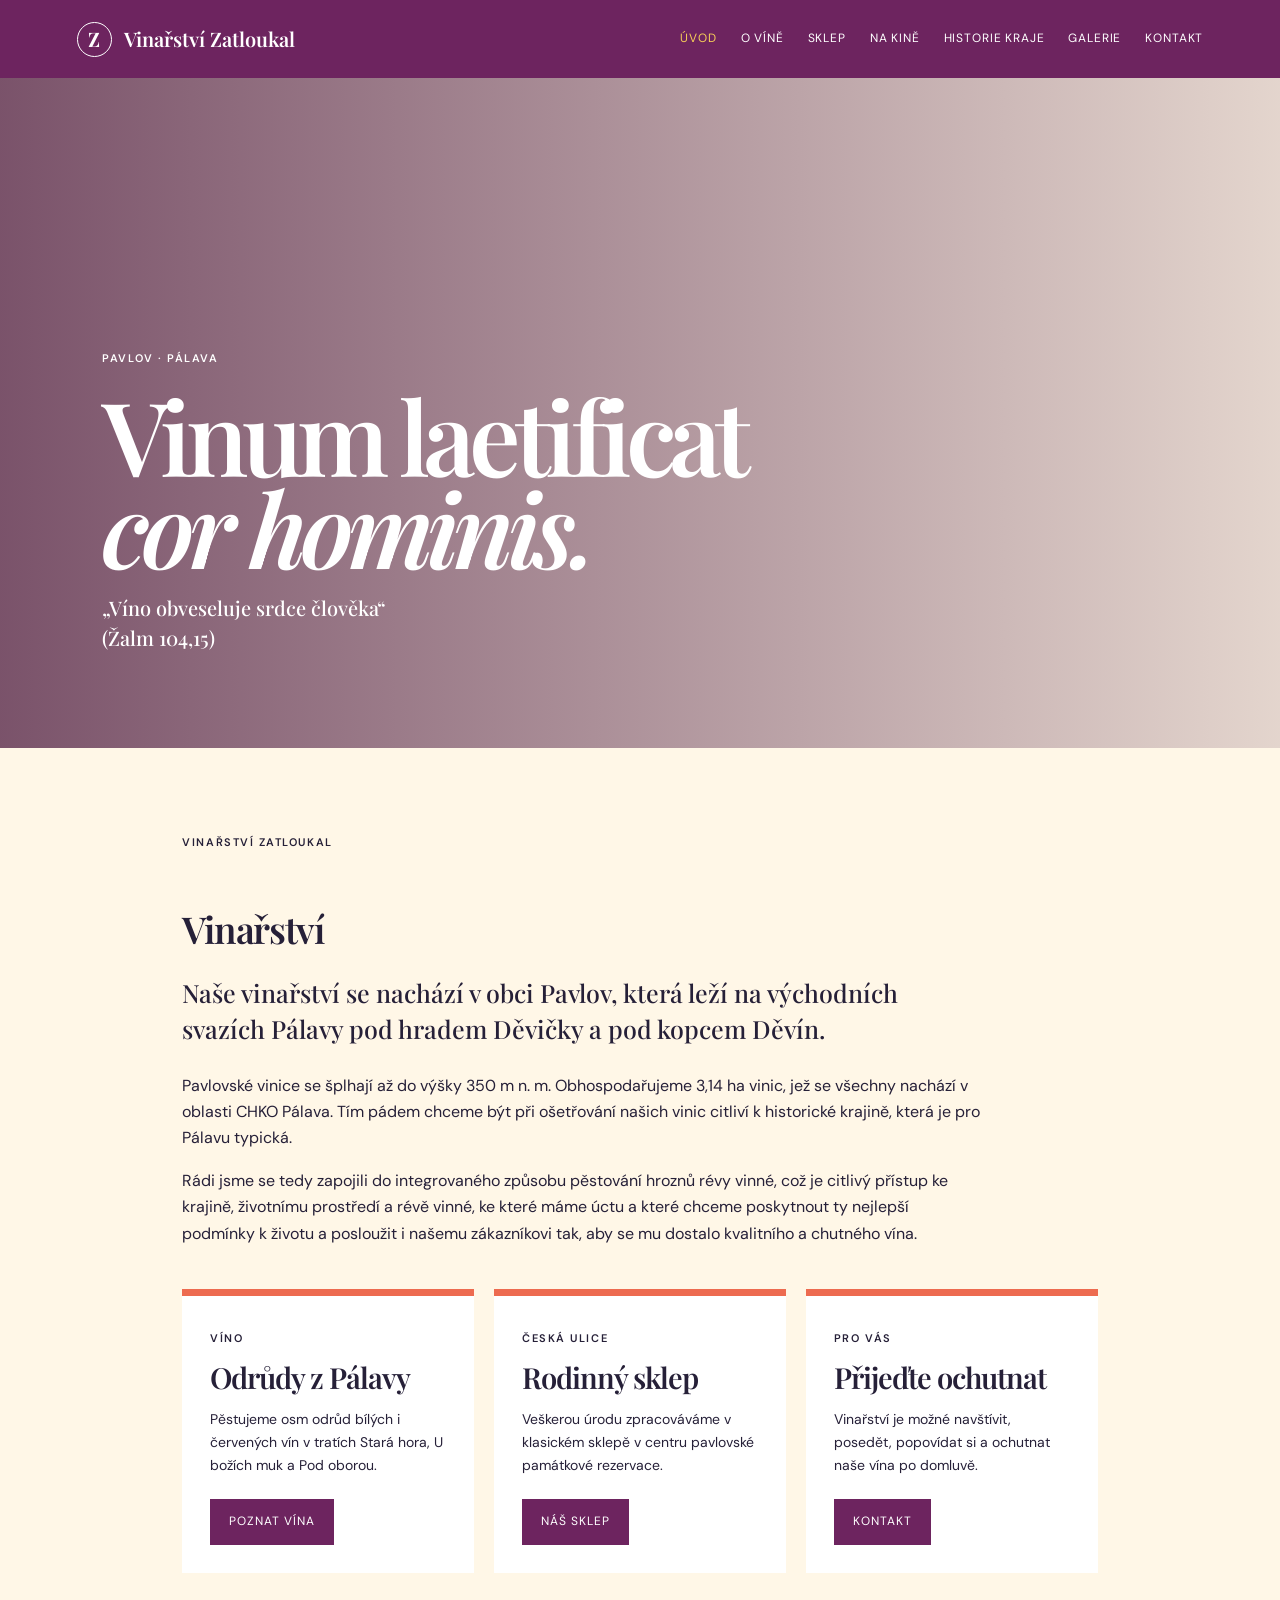
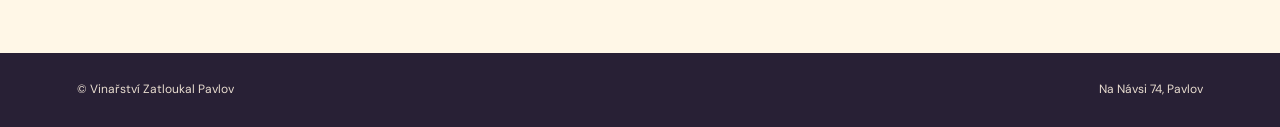
<file: index.html>
<!doctype html><html lang="cs"><head><meta charset="utf-8"><meta name="viewport" content="width=device-width,initial-scale=1"><title>Vinařství Zatloukal | Pavlov</title><link rel="stylesheet" href="styles.css"></head><body><nav class="nav"><a class="logo" href="index.html"><b>Z</b>Vinařství Zatloukal</a><div class="links"><a class="active" href="index.html">Úvod</a><a href="vino.html">O víně</a><a href="sklep.html">Sklep</a><a href="dvur.html">Na kině</a><a href="historie.html">Historie kraje</a><a href="galerie.html">Galerie</a><a href="kontakt.html">Kontakt</a></div></nav><main><section class="hero"><div><span class="kicker">Pavlov · Pálava</span><h1>Vinum laetificat<br><i>cor hominis.</i></h1><p>„Víno obveseluje srdce člověka“<br>(Žalm 104,15)</p></div></section><section class="wrap copy"><span class="kicker">Vinařství Zatloukal</span><h2>Vinařství</h2><p class="lead">Naše vinařství se nachází v obci Pavlov, která leží na východních svazích Pálavy pod hradem Děvičky a pod kopcem Děvín.</p><p>Pavlovské vinice se šplhají až do výšky 350 m n. m. Obhospodařujeme 3,14 ha vinic, jež se všechny nachází v oblasti CHKO Pálava. Tím pádem chceme být při ošetřování našich vinic citliví k historické krajině, která je pro Pálavu typická.</p><p>Rádi jsme se tedy zapojili do integrovaného způsobu pěstování hroznů révy vinné, což je citlivý přístup ke krajině, životnímu prostředí a révě vinné, ke které máme úctu a které chceme poskytnout ty nejlepší podmínky k životu a posloužit i našemu zákazníkovi tak, aby se mu dostalo kvalitního a chutného vína.</p><div class="cards"><article class="card"><span class="kicker">Víno</span><h2>Odrůdy z Pálavy</h2><p>Pěstujeme osm odrůd bílých i červených vín v tratích Stará hora, U božích muk a Pod oborou.</p><a class="button" href="vino.html">Poznat vína</a></article><article class="card"><span class="kicker">Česká ulice</span><h2>Rodinný sklep</h2><p>Veškerou úrodu zpracováváme v klasickém sklepě v centru pavlovské památkové rezervace.</p><a class="button" href="sklep.html">Náš sklep</a></article><article class="card"><span class="kicker">Pro vás</span><h2>Přijeďte ochutnat</h2><p>Vinařství je možné navštívit, posedět, popovídat si a ochutnat naše vína po domluvě.</p><a class="button" href="kontakt.html">Kontakt</a></article></div></section></main><footer><span>© Vinařství Zatloukal Pavlov</span><span>Na Návsi 74, Pavlov</span></footer></body></html>
</file>
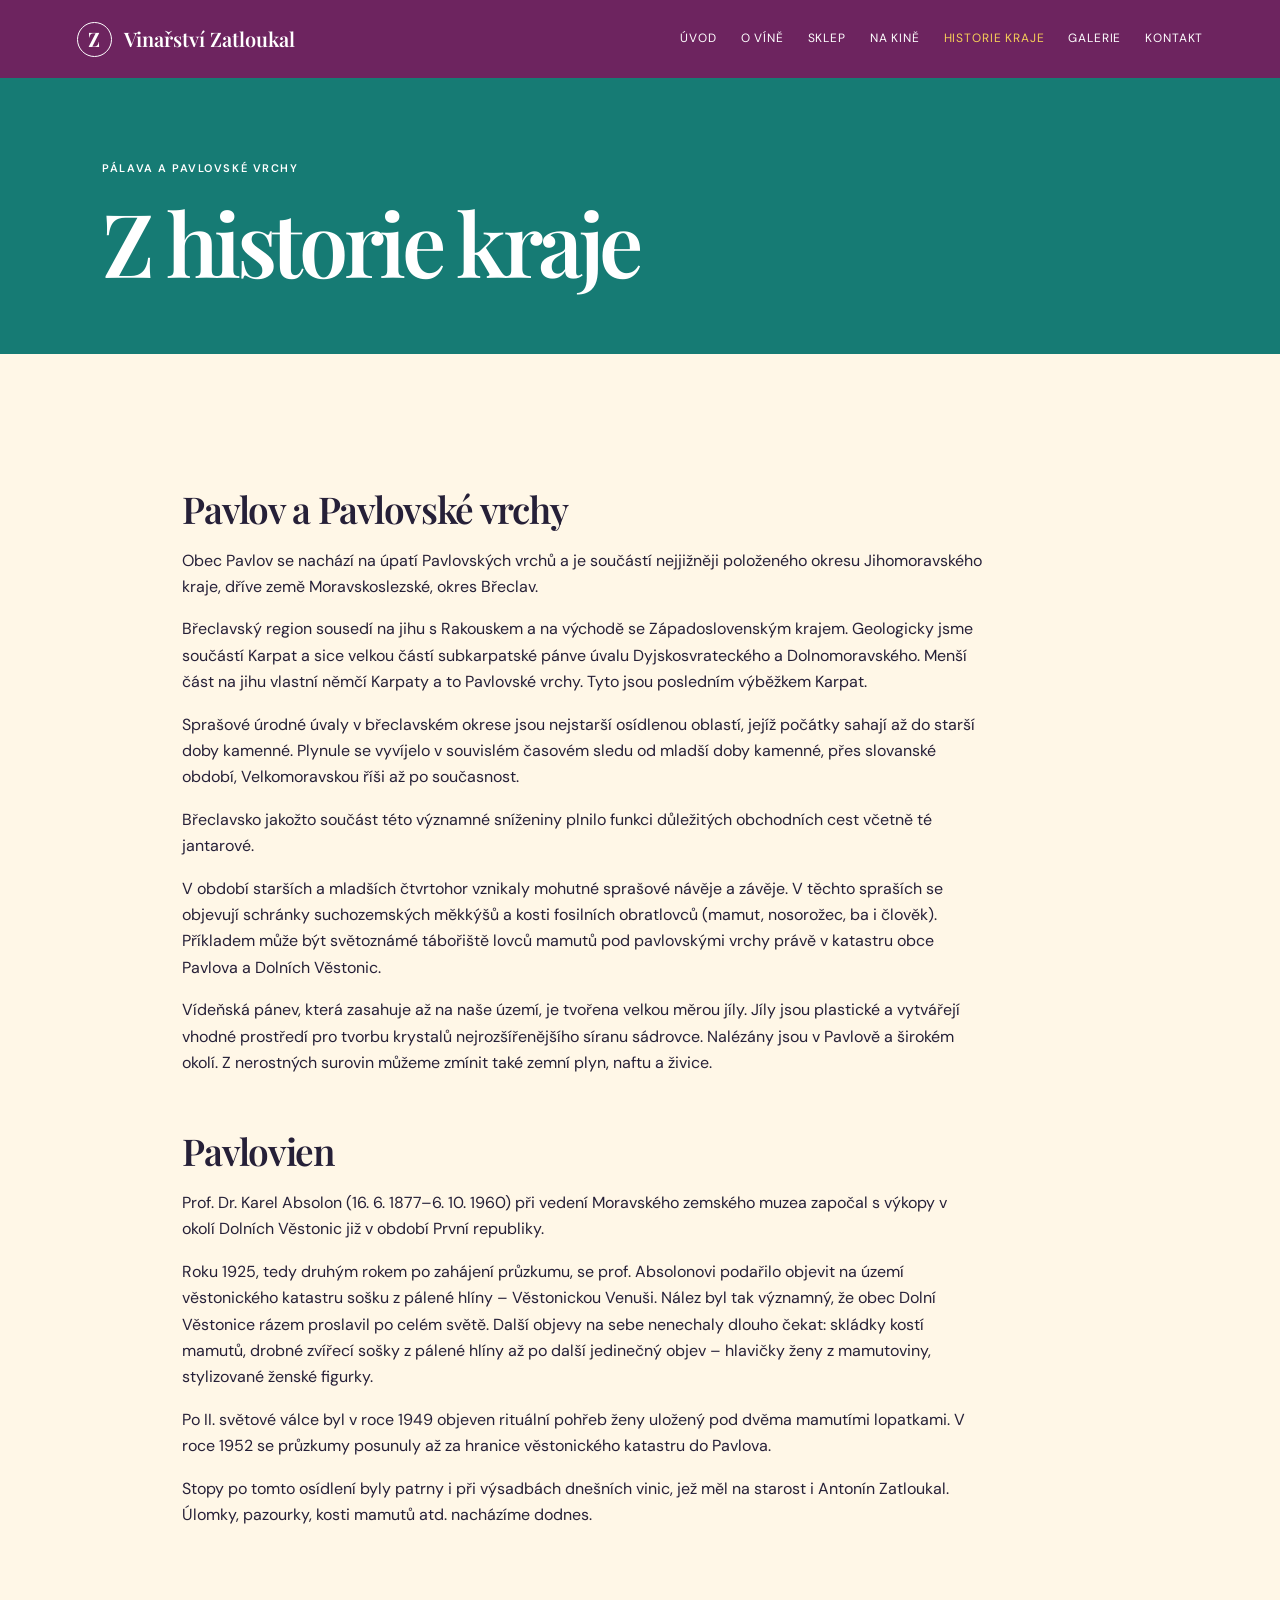
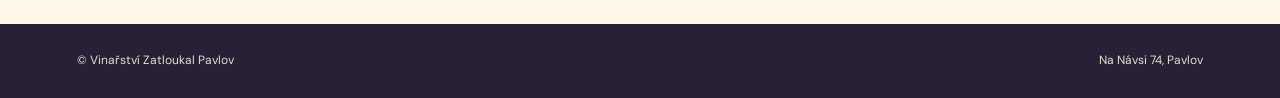
<file: historie.html>
<!doctype html><html lang="cs"><head><meta charset="utf-8"><meta name="viewport" content="width=device-width,initial-scale=1"><title>Historie kraje | Vinařství Zatloukal</title><link rel="stylesheet" href="styles.css"></head><body><nav class="nav"><a class="logo" href="index.html"><b>Z</b>Vinařství Zatloukal</a><div class="links"><a href="index.html">Úvod</a><a href="vino.html">O víně</a><a href="sklep.html">Sklep</a><a href="dvur.html">Na kině</a><a class="active" href="historie.html">Historie kraje</a><a href="galerie.html">Galerie</a><a href="kontakt.html">Kontakt</a></div></nav><main><header class="page-head teal"><span class="kicker">Pálava a Pavlovské vrchy</span><h1>Z historie kraje</h1></header><section class="wrap copy"><h2>Pavlov a Pavlovské vrchy</h2><p>Obec Pavlov se nachází na úpatí Pavlovských vrchů a je součástí nejjižněji položeného okresu Jihomoravského kraje, dříve země Moravskoslezské, okres Břeclav.</p><p>Břeclavský region sousedí na jihu s Rakouskem a na východě se Západoslovenským krajem. Geologicky jsme součástí Karpat a sice velkou částí subkarpatské pánve úvalu Dyjskosvrateckého a Dolnomoravského. Menší část na jihu vlastní němčí Karpaty a to Pavlovské vrchy. Tyto jsou posledním výběžkem Karpat.</p><p>Sprašové úrodné úvaly v břeclavském okrese jsou nejstarší osídlenou oblastí, jejíž počátky sahají až do starší doby kamenné. Plynule se vyvíjelo v souvislém časovém sledu od mladší doby kamenné, přes slovanské období, Velkomoravskou říši až po současnost.</p><p>Břeclavsko jakožto součást této významné sníženiny plnilo funkci důležitých obchodních cest včetně té jantarové.</p><p>V období starších a mladších čtvrtohor vznikaly mohutné sprašové návěje a závěje. V těchto spraších se objevují schránky suchozemských měkkýšů a kosti fosilních obratlovců (mamut, nosorožec, ba i člověk). Příkladem může být světoznámé tábořiště lovců mamutů pod pavlovskými vrchy právě v katastru obce Pavlova a Dolních Věstonic.</p><p>Vídeňská pánev, která zasahuje až na naše území, je tvořena velkou měrou jíly. Jíly jsou plastické a vytvářejí vhodné prostředí pro tvorbu krystalů nejrozšířenějšího síranu sádrovce. Nalézány jsou v Pavlově a širokém okolí. Z nerostných surovin můžeme zmínit také zemní plyn, naftu a živice.</p><h2>Pavlovien</h2><p>Prof. Dr. Karel Absolon (16. 6. 1877–6. 10. 1960) při vedení Moravského zemského muzea započal s výkopy v okolí Dolních Věstonic již v období První republiky.</p><p>Roku 1925, tedy druhým rokem po zahájení průzkumu, se prof. Absolonovi podařilo objevit na území věstonického katastru sošku z pálené hlíny – Věstonickou Venuši. Nález byl tak významný, že obec Dolní Věstonice rázem proslavil po celém světě. Další objevy na sebe nenechaly dlouho čekat: skládky kostí mamutů, drobné zvířecí sošky z pálené hlíny až po další jedinečný objev – hlavičky ženy z mamutoviny, stylizované ženské figurky.</p><p>Po II. světové válce byl v roce 1949 objeven rituální pohřeb ženy uložený pod dvěma mamutími lopatkami. V roce 1952 se průzkumy posunuly až za hranice věstonického katastru do Pavlova.</p><p>Stopy po tomto osídlení byly patrny i při výsadbách dnešních vinic, jež měl na starost i Antonín Zatloukal. Úlomky, pazourky, kosti mamutů atd. nacházíme dodnes.</p></section></main><footer><span>© Vinařství Zatloukal Pavlov</span><span>Na Návsi 74, Pavlov</span></footer></body></html>
</file>
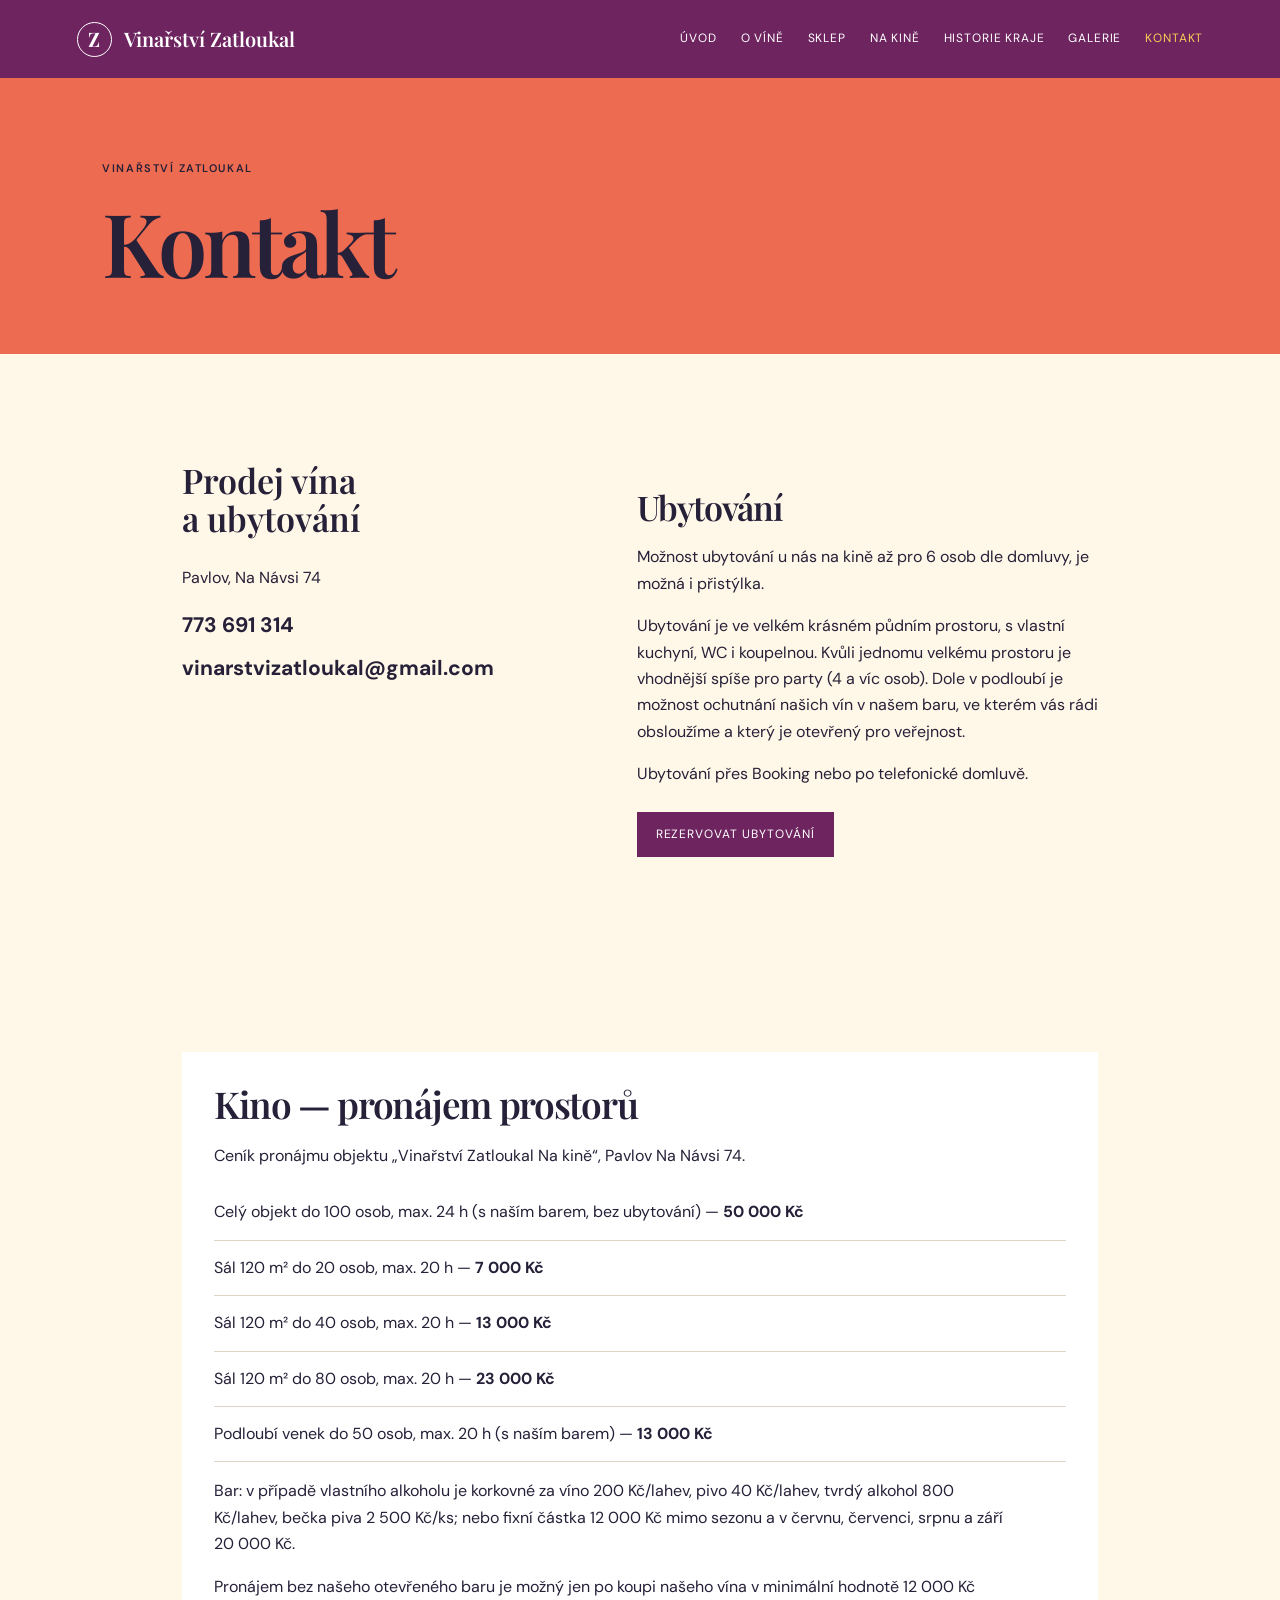
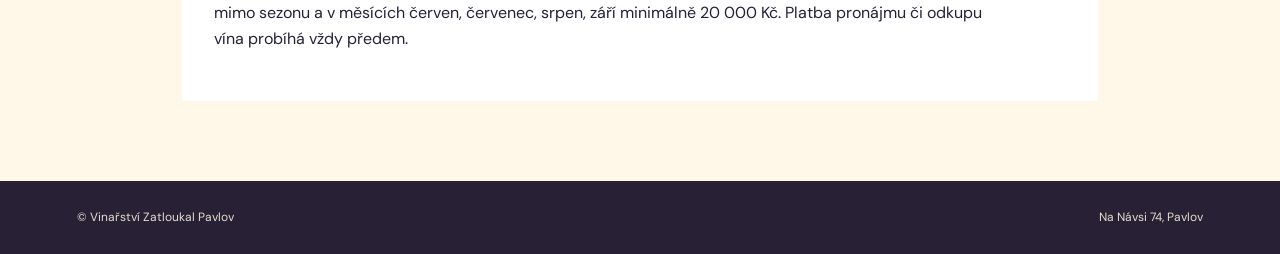
<file: kontakt.html>
<!doctype html><html lang="cs"><head><meta charset="utf-8"><meta name="viewport" content="width=device-width,initial-scale=1"><title>Kontakt | Vinařství Zatloukal</title><link rel="stylesheet" href="styles.css"></head><body><nav class="nav"><a class="logo" href="index.html"><b>Z</b>Vinařství Zatloukal</a><div class="links"><a href="index.html">Úvod</a><a href="vino.html">O víně</a><a href="sklep.html">Sklep</a><a href="dvur.html">Na kině</a><a href="historie.html">Historie kraje</a><a href="galerie.html">Galerie</a><a class="active" href="kontakt.html">Kontakt</a></div></nav><main><header class="page-head coral"><span class="kicker">Vinařství Zatloukal</span><h1>Kontakt</h1></header><section class="wrap contact"><div><h2>Prodej vína<br>a ubytování</h2><p>Pavlov, Na Návsi 74</p><strong><a href="tel:+420773691314">773 691 314</a></strong><strong><a href="mailto:vinarstvizatloukal@gmail.com">vinarstvizatloukal@gmail.com</a></strong></div><div class="copy"><h2>Ubytování</h2><p>Možnost ubytování u nás na kině až pro 6 osob dle domluvy, je možná i přistýlka.</p><p>Ubytování je ve velkém krásném půdním prostoru, s vlastní kuchyní, WC i koupelnou. Kvůli jednomu velkému prostoru je vhodnější spíše pro party (4 a víc osob). Dole v podloubí je možnost ochutnání našich vín v našem baru, ve kterém vás rádi obsloužíme a který je otevřený pro veřejnost.</p><p>Ubytování přes Booking nebo po telefonické domluvě.</p><a class="button" href="https://www.booking.com/hotel/cz/vinarstvi-zatloukal-na-kine.cs.html" target="_blank" rel="noreferrer">Rezervovat ubytování</a></div></section><section class="wrap copy"><div class="details"><h2>Kino — pronájem prostorů</h2><p>Ceník pronájmu objektu „Vinařství Zatloukal Na kině“, Pavlov Na Návsi 74.</p><ul class="prices"><li>Celý objekt do 100 osob, max. 24 h (s naším barem, bez ubytování) — <strong>50 000 Kč</strong></li><li>Sál 120 m² do 20 osob, max. 20 h — <strong>7 000 Kč</strong></li><li>Sál 120 m² do 40 osob, max. 20 h — <strong>13 000 Kč</strong></li><li>Sál 120 m² do 80 osob, max. 20 h — <strong>23 000 Kč</strong></li><li>Podloubí venek do 50 osob, max. 20 h (s naším barem) — <strong>13 000 Kč</strong></li></ul><p>Bar: v případě vlastního alkoholu je korkovné za víno 200 Kč/lahev, pivo 40 Kč/lahev, tvrdý alkohol 800 Kč/lahev, bečka piva 2 500 Kč/ks; nebo fixní částka 12 000 Kč mimo sezonu a v červnu, červenci, srpnu a září 20 000 Kč.</p><p>Pronájem bez našeho otevřeného baru je možný jen po koupi našeho vína v minimální hodnotě 12 000 Kč mimo sezonu a v měsících červen, červenec, srpen, září minimálně 20 000 Kč. Platba pronájmu či odkupu vína probíhá vždy předem.</p></div></section></main><footer><span>© Vinařství Zatloukal Pavlov</span><span>Na Návsi 74, Pavlov</span></footer></body></html>
</file>
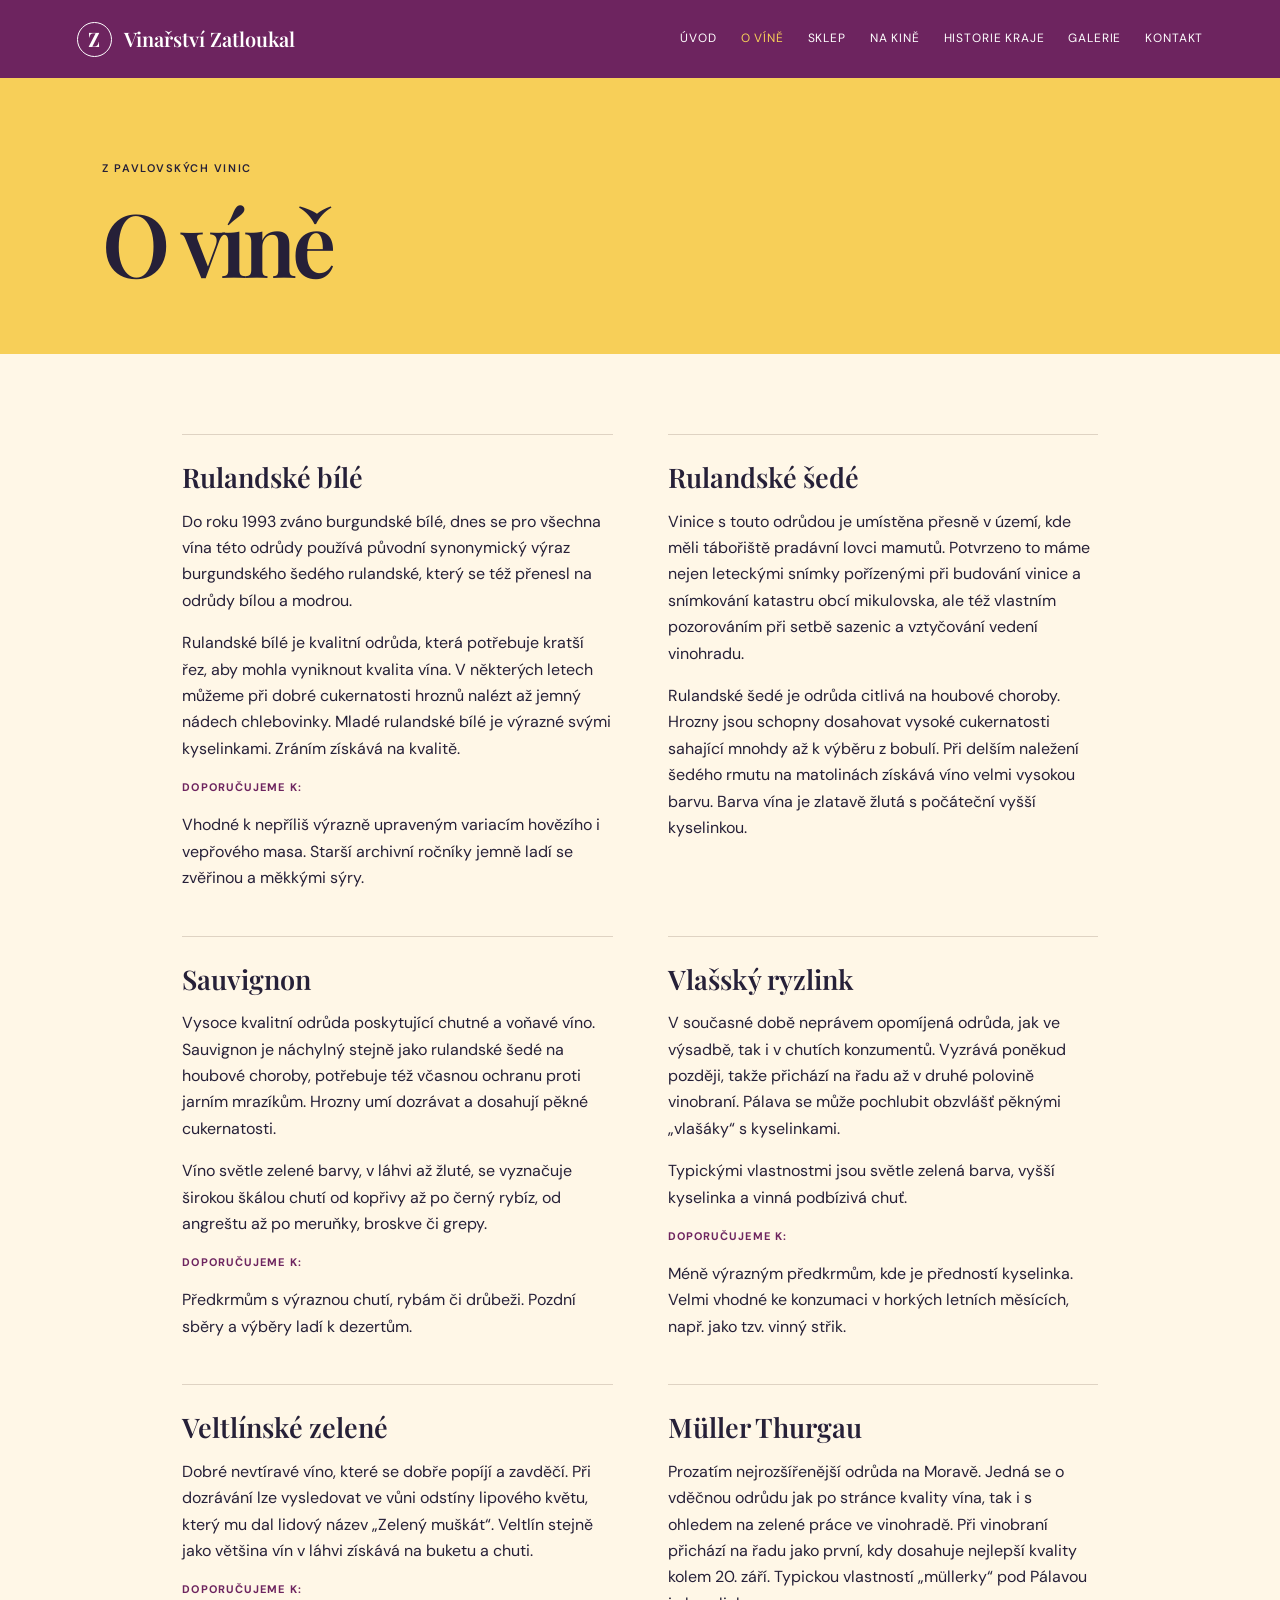
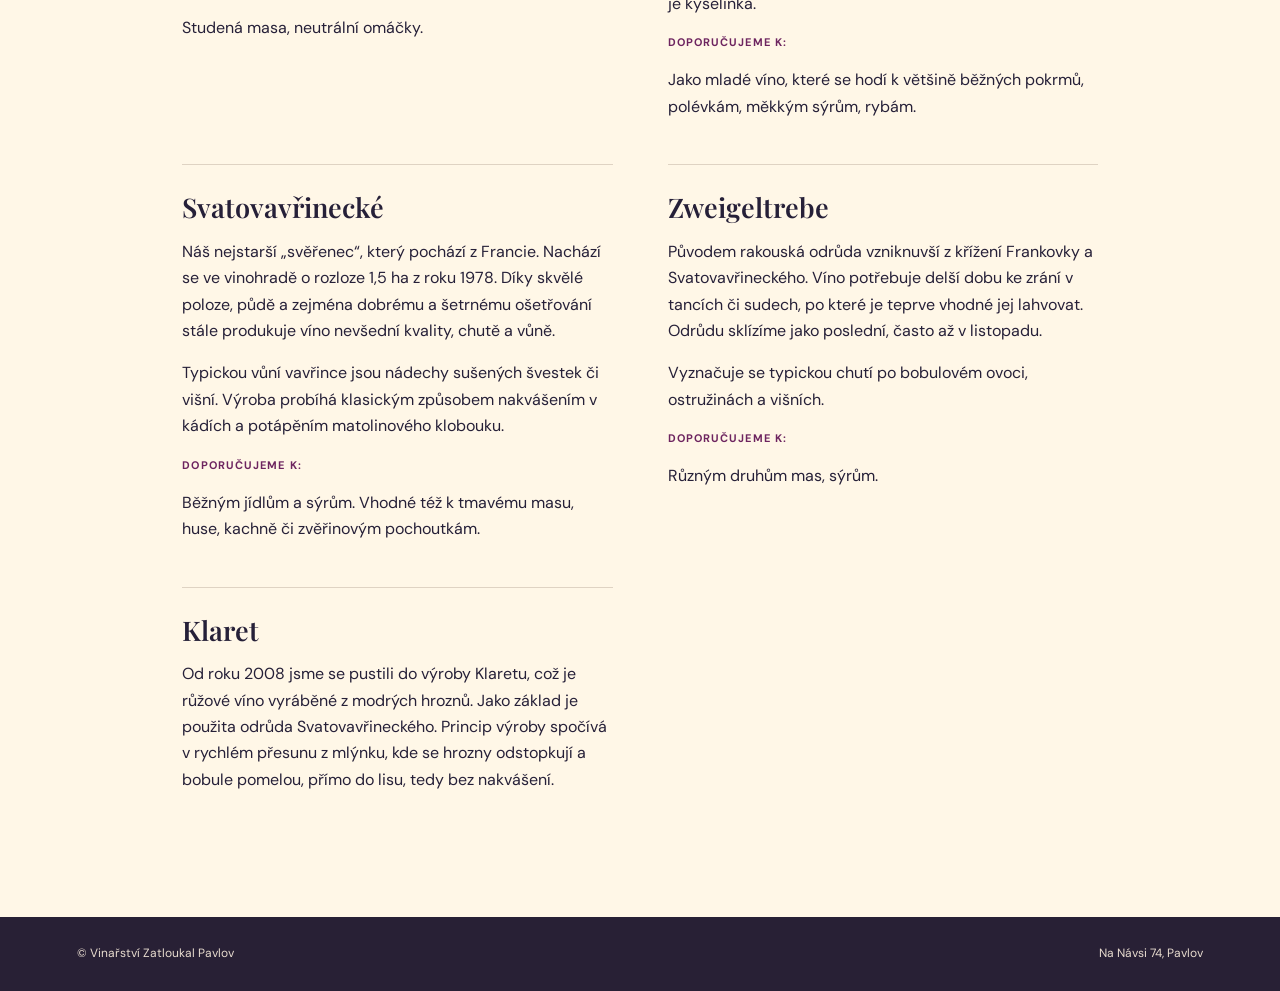
<file: vino.html>
<!doctype html><html lang="cs"><head><meta charset="utf-8"><meta name="viewport" content="width=device-width,initial-scale=1"><title>O víně | Vinařství Zatloukal</title><link rel="stylesheet" href="styles.css"></head><body><nav class="nav"><a class="logo" href="index.html"><b>Z</b>Vinařství Zatloukal</a><div class="links"><a href="index.html">Úvod</a><a class="active" href="vino.html">O víně</a><a href="sklep.html">Sklep</a><a href="dvur.html">Na kině</a><a href="historie.html">Historie kraje</a><a href="galerie.html">Galerie</a><a href="kontakt.html">Kontakt</a></div></nav><main><header class="page-head"><span class="kicker">Z pavlovských vinic</span><h1>O víně</h1></header><section class="wrap"><div class="wine-list"><article class="wine"><h2>Rulandské bílé</h2><p>Do roku 1993 zváno burgundské bílé, dnes se pro všechna vína této odrůdy používá původní synonymický výraz burgundského šedého rulandské, který se též přenesl na odrůdy bílou a modrou.</p><p>Rulandské bílé je kvalitní odrůda, která potřebuje kratší řez, aby mohla vyniknout kvalita vína. V některých letech můžeme při dobré cukernatosti hroznů nalézt až jemný nádech chlebovinky. Mladé rulandské bílé je výrazné svými kyselinkami. Zráním získává na kvalitě.</p><h3>Doporučujeme k:</h3><p>Vhodné k nepříliš výrazně upraveným variacím hovězího i vepřového masa. Starší archivní ročníky jemně ladí se zvěřinou a měkkými sýry.</p></article><article class="wine"><h2>Rulandské šedé</h2><p>Vinice s touto odrůdou je umístěna přesně v území, kde měli tábořiště pradávní lovci mamutů. Potvrzeno to máme nejen leteckými snímky pořízenými při budování vinice a snímkování katastru obcí mikulovska, ale též vlastním pozorováním při setbě sazenic a vztyčování vedení vinohradu.</p><p>Rulandské šedé je odrůda citlivá na houbové choroby. Hrozny jsou schopny dosahovat vysoké cukernatosti sahající mnohdy až k výběru z bobulí. Při delším naležení šedého rmutu na matolinách získává víno velmi vysokou barvu. Barva vína je zlatavě žlutá s počáteční vyšší kyselinkou.</p></article><article class="wine"><h2>Sauvignon</h2><p>Vysoce kvalitní odrůda poskytující chutné a voňavé víno. Sauvignon je náchylný stejně jako rulandské šedé na houbové choroby, potřebuje též včasnou ochranu proti jarním mrazíkům. Hrozny umí dozrávat a dosahují pěkné cukernatosti.</p><p>Víno světle zelené barvy, v láhvi až žluté, se vyznačuje širokou škálou chutí od kopřivy až po černý rybíz, od angreštu až po meruňky, broskve či grepy.</p><h3>Doporučujeme k:</h3><p>Předkrmům s výraznou chutí, rybám či drůbeži. Pozdní sběry a výběry ladí k dezertům.</p></article><article class="wine"><h2>Vlašský ryzlink</h2><p>V současné době neprávem opomíjená odrůda, jak ve výsadbě, tak i v chutích konzumentů. Vyzrává poněkud později, takže přichází na řadu až v druhé polovině vinobraní. Pálava se může pochlubit obzvlášť pěknými „vlašáky“ s kyselinkami.</p><p>Typickými vlastnostmi jsou světle zelená barva, vyšší kyselinka a vinná podbízivá chuť.</p><h3>Doporučujeme k:</h3><p>Méně výrazným předkrmům, kde je předností kyselinka. Velmi vhodné ke konzumaci v horkých letních měsících, např. jako tzv. vinný střik.</p></article><article class="wine"><h2>Veltlínské zelené</h2><p>Dobré nevtíravé víno, které se dobře popíjí a zavděčí. Při dozrávání lze vysledovat ve vůni odstíny lipového květu, který mu dal lidový název „Zelený muškát“. Veltlín stejně jako většina vín v láhvi získává na buketu a chuti.</p><h3>Doporučujeme k:</h3><p>Studená masa, neutrální omáčky.</p></article><article class="wine"><h2>Müller Thurgau</h2><p>Prozatím nejrozšířenější odrůda na Moravě. Jedná se o vděčnou odrůdu jak po stránce kvality vína, tak i s ohledem na zelené práce ve vinohradě. Při vinobraní přichází na řadu jako první, kdy dosahuje nejlepší kvality kolem 20. září. Typickou vlastností „müllerky“ pod Pálavou je kyselinka.</p><h3>Doporučujeme k:</h3><p>Jako mladé víno, které se hodí k většině běžných pokrmů, polévkám, měkkým sýrům, rybám.</p></article><article class="wine"><h2>Svatovavřinecké</h2><p>Náš nejstarší „svěřenec“, který pochází z Francie. Nachází se ve vinohradě o rozloze 1,5 ha z roku 1978. Díky skvělé poloze, půdě a zejména dobrému a šetrnému ošetřování stále produkuje víno nevšední kvality, chutě a vůně.</p><p>Typickou vůní vavřince jsou nádechy sušených švestek či višní. Výroba probíhá klasickým způsobem nakvášením v kádích a potápěním matolinového klobouku.</p><h3>Doporučujeme k:</h3><p>Běžným jídlům a sýrům. Vhodné též k tmavému masu, huse, kachně či zvěřinovým pochoutkám.</p></article><article class="wine"><h2>Zweigeltrebe</h2><p>Původem rakouská odrůda vzniknuvší z křížení Frankovky a Svatovavřineckého. Víno potřebuje delší dobu ke zrání v tancích či sudech, po které je teprve vhodné jej lahvovat. Odrůdu sklízíme jako poslední, často až v listopadu.</p><p>Vyznačuje se typickou chutí po bobulovém ovoci, ostružinách a višních.</p><h3>Doporučujeme k:</h3><p>Různým druhům mas, sýrům.</p></article><article class="wine"><h2>Klaret</h2><p>Od roku 2008 jsme se pustili do výroby Klaretu, což je růžové víno vyráběné z modrých hroznů. Jako základ je použita odrůda Svatovavřineckého. Princip výroby spočívá v rychlém přesunu z mlýnku, kde se hrozny odstopkují a bobule pomelou, přímo do lisu, tedy bez nakvášení.</p></article></div></section></main><footer><span>© Vinařství Zatloukal Pavlov</span><span>Na Návsi 74, Pavlov</span></footer></body></html>
</file>
<file: styles.css>
@import url('https://fonts.googleapis.com/css2?family=DM+Sans:wght@400;500;600&family=Playfair+Display:ital,wght@0,500;0,600;0,700;1,500&display=swap');
:root{--ink:#262038;--plum:#6d245f;--coral:#ed6b50;--yellow:#f7cf58;--teal:#167b74;--cream:#fff7e7;--line:#dfd3c3}*{box-sizing:border-box}html{scroll-behavior:smooth}body{margin:0;background:var(--cream);color:var(--ink);font:16px/1.65 'DM Sans',sans-serif}a{color:inherit;text-decoration:none}.nav{min-height:78px;padding:0 6%;display:flex;align-items:center;justify-content:space-between;background:var(--plum);color:#fff}.logo{font:600 20px/1 'Playfair Display',serif;display:flex;align-items:center;gap:12px}.logo b{font-style:normal;border:1px solid #fff;border-radius:50%;width:35px;height:35px;display:grid;place-items:center}.links{display:flex;gap:24px;font-size:12px;text-transform:uppercase;letter-spacing:.07em}.links a:hover,.links a.active{color:var(--yellow)}.page-head{padding:76px 8% 70px;background:var(--yellow)}.page-head.plum{background:var(--plum);color:#fff}.page-head.coral{background:var(--coral)}.page-head.teal{background:var(--teal);color:#fff}.kicker{font-size:11px;letter-spacing:.14em;text-transform:uppercase;font-weight:600}.page-head h1{font:600 clamp(48px,7vw,88px)/.95 'Playfair Display',serif;letter-spacing:-.05em;margin:20px 0 0}.wrap{max-width:1120px;margin:auto;padding:80px 8%}.lead{font:500 25px/1.45 'Playfair Display',serif;max-width:830px}.copy p{max-width:800px}.copy h2{font:600 37px/1.1 'Playfair Display',serif;letter-spacing:-.035em;margin:55px 0 18px}.copy h3{font:600 21px 'Playfair Display',serif;margin:28px 0 4px}.hero{min-height:670px;display:flex;align-items:end;padding:75px 8%;color:#fff;background:linear-gradient(90deg,rgba(71,19,58,.72),rgba(71,19,58,.15)),url('https://www.zatloukalpavlov.cz/application/files/thumbnails/small/6715/9076/3709/img02.jpg') center/cover}.hero h1{font:600 clamp(60px,8vw,115px)/.9 'Playfair Display',serif;letter-spacing:-.06em;margin:18px 0}.hero p{max-width:490px;font:500 20px/1.5 'Playfair Display',serif}.cards{display:grid;grid-template-columns:repeat(3,1fr);gap:20px;margin-top:42px}.card{background:#fff;padding:28px;border-top:7px solid var(--coral)}.card h2{font:600 29px/1.1 'Playfair Display',serif;margin:12px 0}.card p{font-size:14px}.button{display:inline-block;background:var(--plum);color:#fff;padding:13px 19px;font-size:12px;text-transform:uppercase;letter-spacing:.08em;margin-top:8px}.gallery{display:grid;grid-template-columns:repeat(3,1fr);gap:14px}.gallery img{width:100%;height:270px;display:block;object-fit:cover;background:var(--yellow)}.gallery img:nth-child(3n+2){height:350px}.gallery img:nth-child(3n){height:220px}.wine-list{display:grid;grid-template-columns:repeat(2,1fr);gap:0 55px}.wine{padding:28px 0;border-top:1px solid var(--line)}.wine h2{font:600 27px/1.1 'Playfair Display',serif;margin:0 0 13px}.wine h3{font-size:11px;text-transform:uppercase;letter-spacing:.1em;margin:0 0 5px;color:var(--plum)}.feature{display:grid;grid-template-columns:1fr 1fr}.feature img{width:100%;height:100%;min-height:410px;object-fit:cover}.feature>div{padding:70px 12%;background:var(--yellow)}.details{background:#fff;padding:32px;margin-top:35px}.details h2{margin-top:0}.contact{display:grid;grid-template-columns:1fr 1.2fr;gap:70px}.contact h2{font:600 34px/1.1 'Playfair Display',serif}.contact strong{display:block;font-size:21px;margin:9px 0}.prices{padding:0;margin:0;list-style:none}.prices li{padding:14px 0;border-bottom:1px solid var(--line)}footer{background:#282035;color:#e9ddd0;padding:27px 6%;display:flex;justify-content:space-between;font-size:12px}@media(max-width:780px){.nav{padding:18px 6%;align-items:start}.links{gap:10px;flex-wrap:wrap;justify-content:flex-end;font-size:10px}.hero{min-height:590px}.cards,.gallery,.wine-list,.feature,.contact{grid-template-columns:1fr}.gallery img,.gallery img:nth-child(3n+2),.gallery img:nth-child(3n){height:280px}.feature>div{padding:48px 8%}.wrap{padding:55px 7%}.page-head{padding:58px 7%}footer{flex-direction:column;gap:8px}}
</file>
